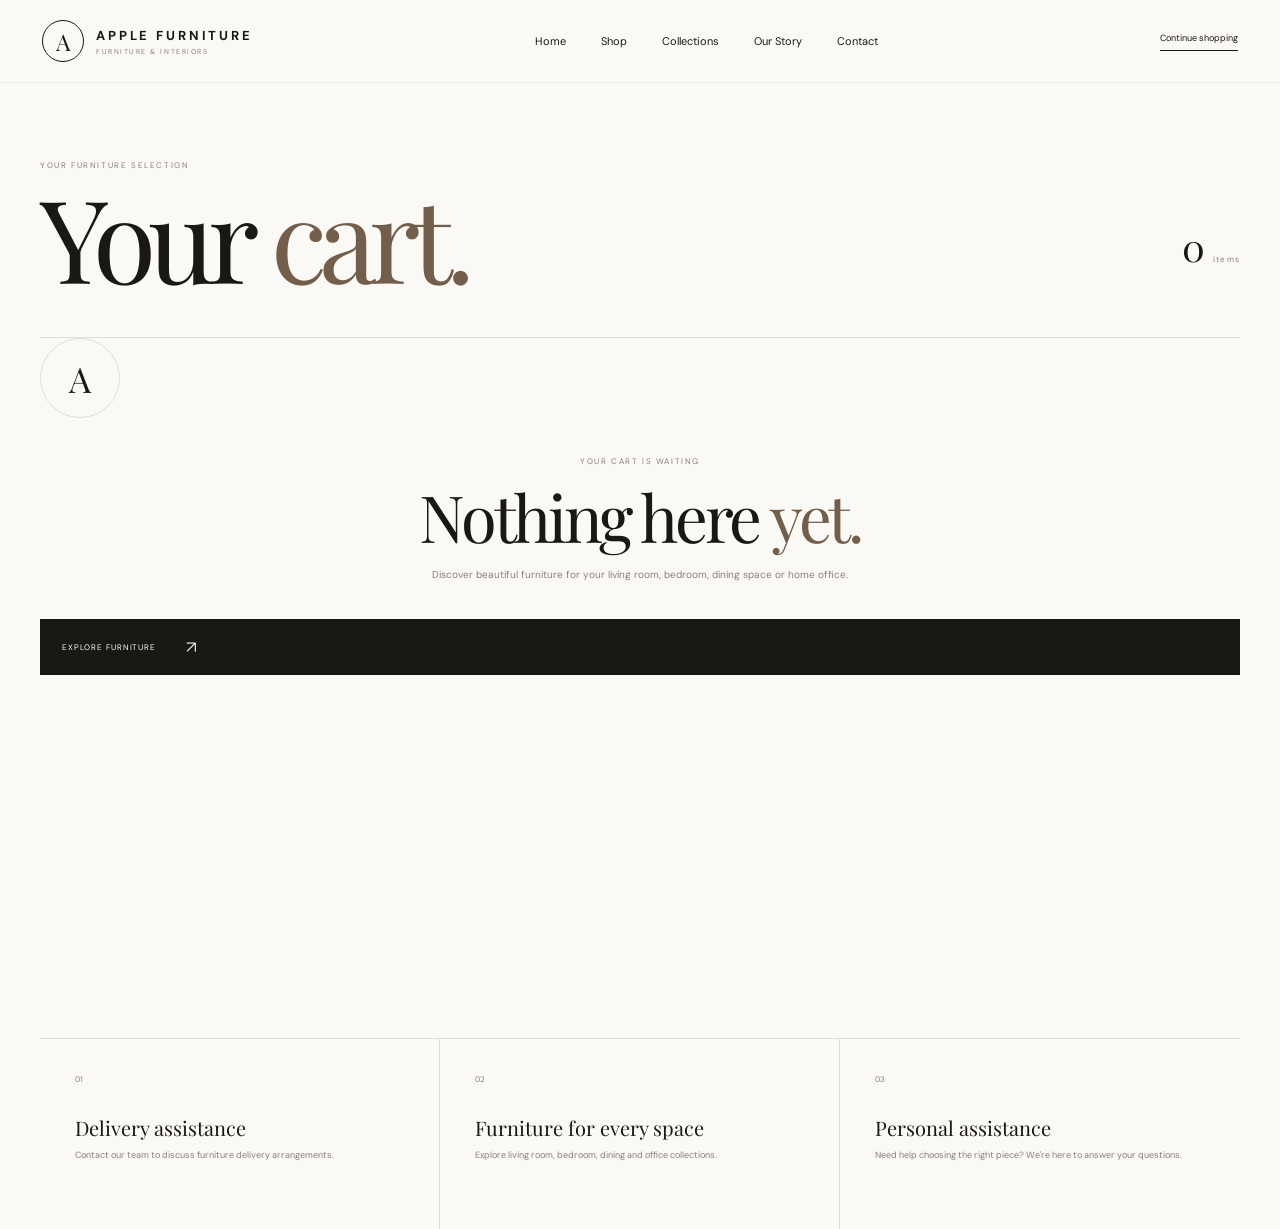
<file: cart.html>
<!DOCTYPE html>
<html lang="en">
<head>
    <meta charset="UTF-8">

    <meta
        name="viewport"
        content="width=device-width, initial-scale=1.0"
    >

    <title>Your Cart | Apple Furniture Uganda</title>

    <meta
        name="description"
        content="Review your Apple Furniture Uganda shopping cart, update furniture quantities and proceed to checkout."
    >

    <link rel="preconnect" href="https://fonts.googleapis.com">
    <link rel="preconnect" href="https://fonts.gstatic.com" crossorigin>

    <link
        href="https://fonts.googleapis.com/css2?family=DM+Sans:wght@300;400;500;600;700&family=Playfair+Display:wght@400;500;600;700&display=swap"
        rel="stylesheet"
    >

    <link
        rel="stylesheet"
        href="cart.css"
    >

    <style>
        /* APPLE FURNITURE TYPOGRAPHY */

        em {
            font-style: normal !important;
        }

        /* Improve cart accessibility */

        button {
            cursor: pointer;
        }

        button:focus-visible,
        a:focus-visible {
            outline: 2px solid #9b7956;
            outline-offset: 4px;
        }

        /* Furniture delivery information */

        .furniture-cart-note {
            margin-top: 20px;
            padding: 18px 20px;
            background: #f5f0e9;
            border-left: 2px solid #9b7956;
        }

        .furniture-cart-note strong {
            display: block;
            margin-bottom: 7px;
            color: #40352b;
            font-size: 12px;
            letter-spacing: 1px;
        }

        .furniture-cart-note p {
            margin: 0;
            color: #776c61;
            font-size: 13px;
            line-height: 1.7;
        }
    </style>
</head>

<body>

<!-- =====================================================
     HEADER
===================================================== -->

<header class="site-header">

    <a href="index.html" class="brand">

        <span class="brand-mark">
            A
        </span>

        <span class="brand-copy">

            <strong>
                APPLE FURNITURE
            </strong>

            <small>
                FURNITURE & INTERIORS
            </small>

        </span>

    </a>

    <nav class="desktop-nav">

        <a href="index.html">
            Home
        </a>

        <a href="shop.html">
            Shop
        </a>

        <a href="collections.html">
            Collections
        </a>

        <a href="about.html">
            Our Story
        </a>

        <a href="contact.html">
            Contact
        </a>

    </nav>

    <div class="header-actions">

        <a
            href="shop.html"
            class="continue-header"
        >
            Continue shopping
        </a>

        <button
            type="button"
            class="menu-button"
            aria-label="Open navigation menu"
            aria-expanded="false"
        >

            <span></span>
            <span></span>

        </button>

    </div>

</header>


<!-- =====================================================
     MOBILE NAV
===================================================== -->

<div class="mobile-nav">

    <div class="mobile-nav-top">

        <span>
            MENU
        </span>

        <button
            type="button"
            class="close-menu"
            aria-label="Close navigation menu"
        >
            ×
        </button>

    </div>

    <nav>

        <a href="index.html">
            <small>01</small>
            Home
        </a>

        <a href="shop.html">
            <small>02</small>
            Shop
        </a>

        <a href="collections.html">
            <small>03</small>
            Collections
        </a>

        <a href="about.html">
            <small>04</small>
            Our Story
        </a>

        <a href="contact.html">
            <small>05</small>
            Contact
        </a>

    </nav>

</div>


<!-- =====================================================
     CART PAGE
===================================================== -->

<main class="cart-page">

    <!-- =============================================
         INTRO
    ============================================== -->

    <section class="cart-intro">

        <div>

            <span class="eyebrow">
                YOUR FURNITURE SELECTION
            </span>

            <h1>
                Your
                <em>cart.</em>
            </h1>

        </div>

        <div class="cart-counter">

            <span id="itemCount">
                0
            </span>

            <small>
                items
            </small>

        </div>

    </section>


    <!-- =================================================
         EMPTY CART
    ================================================== -->

    <section
        class="empty-cart"
        id="emptyCart"
    >

        <div class="empty-symbol">
            A
        </div>

        <span>
            YOUR CART IS WAITING
        </span>

        <h2>
            Nothing here
            <em>yet.</em>
        </h2>

        <p>
            Discover beautiful furniture for your
            living room, bedroom, dining space
            or home office.
        </p>

        <a
            href="shop.html"
            class="shop-button"
        >

            EXPLORE FURNITURE

            <strong>↗</strong>

        </a>

    </section>


    <!-- =================================================
         CART CONTENT
    ================================================== -->

    <section
        class="cart-content"
        id="cartContent"
    >

        <!-- =============================================
             CART PRODUCTS
        ============================================== -->

        <div class="cart-products">

            <div class="cart-products-head">

                <span>
                    PRODUCT
                </span>

                <span>
                    QUANTITY
                </span>

                <span>
                    TOTAL
                </span>

            </div>

            <!-- PRODUCTS RENDERED BY cart.js -->

            <div
                id="cartItems"
                class="cart-items"
            ></div>

            <div class="cart-footer">

                <a href="shop.html">
                    ← Continue shopping
                </a>

                <button
                    type="button"
                    id="clearCart"
                >
                    Clear cart
                </button>

            </div>

        </div>


        <!-- =================================================
             ORDER SUMMARY
        ================================================== -->

        <aside class="cart-summary">

            <div class="summary-top">

                <span>
                    ORDER SUMMARY
                </span>

                <span id="summaryItems">
                    0 ITEMS
                </span>

            </div>

            <div class="summary-lines">

                <div>

                    <span>
                        Subtotal
                    </span>

                    <strong id="subtotal">
                        UGX 0
                    </strong>

                </div>

                <div>

                    <span>
                        Delivery
                    </span>

                    <strong>
                        To be confirmed
                    </strong>

                </div>

            </div>

            <div class="summary-total">

                <span>
                    Estimated total
                </span>

                <strong id="total">
                    UGX 0
                </strong>

            </div>

            <button
                type="button"
                class="checkout-button"
                id="checkoutButton"
            >

                <span>
                    PROCEED TO CHECKOUT
                </span>

                <strong>
                    ↗
                </strong>

            </button>

            <div class="secure-note">

                <span>
                    ◇
                </span>

                <p>
                    Review your furniture order before
                    proceeding to checkout.
                </p>

            </div>

            <!-- FURNITURE DELIVERY NOTE -->

            <div class="furniture-cart-note">

                <strong>
                    ABOUT FURNITURE DELIVERY
                </strong>

                <p>
                    Delivery costs depend on your location,
                    furniture size and access requirements.
                    The final delivery fee will be confirmed
                    before your order is finalized.
                </p>

            </div>

        </aside>

    </section>


    <!-- =================================================
         WHY SHOP WITH APPLE FURNITURE
    ================================================== -->

    <section class="cart-trust">

        <div>

            <span>
                01
            </span>

            <strong>
                Delivery assistance
            </strong>

            <p>
                Contact our team to discuss furniture
                delivery arrangements.
            </p>

        </div>

        <div>

            <span>
                02
            </span>

            <strong>
                Furniture for every space
            </strong>

            <p>
                Explore living room, bedroom,
                dining and office collections.
            </p>

        </div>

        <div>

            <span>
                03
            </span>

            <strong>
                Personal assistance
            </strong>

            <p>
                Need help choosing the right piece?
                We're here to answer your questions.
            </p>

        </div>

    </section>

</main>


<!-- =====================================================
     REMOVE ITEM MODAL
===================================================== -->

<div
    class="confirm-modal"
    id="confirmModal"
    role="dialog"
    aria-modal="true"
    aria-labelledby="removeModalHeading"
    aria-hidden="true"
>

    <div class="confirm-card">

        <button
            type="button"
            class="modal-close"
            id="modalClose"
            aria-label="Close remove item confirmation"
        >
            ×
        </button>

        <span>
            REMOVE FURNITURE
        </span>

        <h2 id="removeModalHeading">
            Remove this
            <em>piece?</em>
        </h2>

        <p>
            You can always add it back
            to your cart later.
        </p>

        <div class="modal-actions">

            <button
                type="button"
                id="cancelRemove"
            >
                KEEP IT
            </button>

            <button
                type="button"
                id="confirmRemove"
            >
                REMOVE
            </button>

        </div>

    </div>

</div>


<!-- =====================================================
     JAVASCRIPT
===================================================== -->

<script src="cart.js"></script>

</body>
</html>
</file>
<file: cart.css>
:root {

    --cream: #f4eee5;
    --cream-light: #fbf9f5;
    --white: #fffdf9;

    --ink: #191815;
    --muted: #858078;

    --brown: #735e4b;
    --brown-dark: #4e3d2e;

    --line: rgba(25,24,21,.12);

    --ease: cubic-bezier(.22,1,.36,1);

}


/* =====================================================
   RESET
===================================================== */

* {
    margin: 0;
    padding: 0;
    box-sizing: border-box;
}

html {
    scroll-behavior: smooth;
}

body {

    background: var(--cream-light);

    color: var(--ink);

    font-family: "DM Sans", sans-serif;

    overflow-x: hidden;
}

body.locked {
    overflow: hidden;
}

a {
    color: inherit;
    text-decoration: none;
}

button {
    font: inherit;

    border: 0;

    background: none;

    cursor: pointer;
}


/* =====================================================
   HEADER
===================================================== */

.site-header {

    position: fixed;

    top: 0;
    left: 0;

    width: 100%;

    z-index: 100;

    padding: 20px 42px;

    display: flex;

    align-items: center;

    justify-content: space-between;

    background: rgba(251,249,245,.94);

    backdrop-filter: blur(18px);

    border-bottom: 1px solid rgba(0,0,0,.06);
}

.brand {

    display: flex;

    align-items: center;

    gap: 12px;
}

.brand-mark {

    width: 42px;
    height: 42px;

    border: 1px solid var(--ink);

    border-radius: 50%;

    display: grid;

    place-items: center;

    font-family: "Playfair Display", serif;

    font-size: 23px;
}

.brand-copy strong {

    display: block;

    font-size: 13px;

    letter-spacing: .22em;
}

.brand-copy small {

    display: block;

    margin-top: 3px;

    font-size: 7px;

    letter-spacing: .22em;

    color: var(--muted);
}

.desktop-nav {

    display: flex;

    gap: 35px;
}

.desktop-nav a {

    font-size: 11px;

    position: relative;
}

.desktop-nav a::after {

    content: "";

    position: absolute;

    left: 0;
    bottom: -7px;

    width: 0;
    height: 1px;

    background: var(--ink);

    transition: .3s;
}

.desktop-nav a:hover::after {

    width: 100%;
}

.header-actions {

    display: flex;

    align-items: center;

    gap: 20px;
}

.continue-header {

    padding-bottom: 6px;

    border-bottom: 1px solid var(--ink);

    font-size: 9px;
}

.menu-button {

    display: none;

    width: 40px;
    height: 40px;

    flex-direction: column;

    justify-content: center;

    gap: 6px;
}

.menu-button span {

    width: 22px;
    height: 1px;

    background: var(--ink);
}


/* =====================================================
   MOBILE NAV
===================================================== */

.mobile-nav {

    position: fixed;

    inset: 0;

    z-index: 300;

    background: var(--ink);

    color: white;

    padding: 25px;

    transform: translateX(100%);

    transition:
        transform .7s var(--ease);
}

.mobile-nav.open {

    transform: translateX(0);
}

.mobile-nav-top {

    display: flex;

    align-items: center;

    justify-content: space-between;
}

.mobile-nav-top span {

    font-size: 9px;

    letter-spacing: .2em;

    opacity: .45;
}

.close-menu {

    color: white;

    font-size: 38px;

    font-weight: 200;
}

.mobile-nav nav {

    margin-top: 75px;

    display: flex;

    flex-direction: column;
}

.mobile-nav nav a {

    padding: 18px 0;

    border-bottom:
        1px solid
        rgba(255,255,255,.12);

    display: flex;

    align-items: baseline;

    gap: 20px;

    font-family:
        "Playfair Display",
        serif;

    font-size:
        clamp(38px,8vw,65px);
}

.mobile-nav nav small {

    font-family:
        "DM Sans",
        sans-serif;

    font-size: 8px;

    opacity: .4;
}


/* =====================================================
   PAGE
===================================================== */

.cart-page {

    width: min(1380px, calc(100% - 80px));

    margin: auto;

    padding-top: 160px;
}


/* =====================================================
   INTRO
===================================================== */

.cart-intro {

    display: flex;

    align-items: end;

    justify-content: space-between;

    padding-bottom: 55px;

    border-bottom:
        1px solid
        var(--line);
}

.eyebrow {

    display: block;

    font-size: 8px;

    letter-spacing: .2em;

    color: var(--muted);
}

.cart-intro h1 {

    margin-top: 20px;

    font-family:
        "Playfair Display",
        serif;

    font-size:
        clamp(65px,9vw,125px);

    line-height: .8;

    font-weight: 400;

    letter-spacing: -.065em;
}

.cart-intro h1 em {

    color: var(--brown);

    font-style: italic;
}

.cart-counter {

    display: flex;

    align-items: baseline;

    gap: 8px;

    padding-bottom: 10px;
}

.cart-counter span {

    font-family:
        "Playfair Display",
        serif;

    font-size: 38px;
}

.cart-counter small {

    color: var(--muted);

    font-size: 8px;

    letter-spacing: .15em;
}


/* =====================================================
   EMPTY CART
===================================================== */

.empty-cart {

    min-height: 550px;

    display: flex;

    flex-direction: column;

    align-items: center;

    justify-content: center;

    text-align: center;
}

.empty-cart.hidden {

    display: none;
}

.empty-symbol {

    width: 80px;
    height: 80px;

    display: grid;

    place-items: center;

    border: 1px solid var(--line);

    border-radius: 50%;

    font-family:
        "Playfair Display",
        serif;

    font-size: 35px;

    margin-bottom: 30px;
}

.empty-cart > span {

    font-size: 8px;

    letter-spacing: .2em;

    color: var(--muted);
}

.empty-cart h2 {

    margin-top: 18px;

    font-family:
        "Playfair Display",
        serif;

    font-size: 65px;

    line-height: .9;

    font-weight: 400;

    letter-spacing: -.05em;
}

.empty-cart h2 em {

    color: var(--brown);

    font-style: italic;
}

.empty-cart p {

    margin-top: 20px;

    color: var(--muted);

    font-size: 10px;

    line-height: 1.8;
}

.shop-button {

    margin-top: 35px;

    padding: 17px 22px;

    display: flex;

    align-items: center;

    gap: 30px;

    background: var(--ink);

    color: white;

    font-size: 8px;

    letter-spacing: .12em;
}

.shop-button strong {

    font-size: 17px;

    font-weight: 300;
}


/* =====================================================
   CONTENT
===================================================== */

.cart-content {

    display: grid;

    grid-template-columns:
        minmax(0,1fr)
        400px;

    gap: 80px;

    padding-top: 55px;
}

.cart-content.hidden {

    display: none;
}


/* =====================================================
   PRODUCTS
===================================================== */

.cart-products-head {

    display: grid;

    grid-template-columns:
        1fr
        140px
        110px;

    padding-bottom: 18px;

    border-bottom:
        1px solid
        var(--line);

    color: var(--muted);

    font-size: 7px;

    letter-spacing: .16em;
}

.cart-products-head span:nth-child(2) {

    text-align: center;
}

.cart-products-head span:nth-child(3) {

    text-align: right;
}

.cart-item {

    display: grid;

    grid-template-columns:
        1fr
        140px
        110px;

    gap: 20px;

    align-items: center;

    padding: 25px 0;

    border-bottom:
        1px solid
        var(--line);
}

.product-info {

    display: flex;

    align-items: center;

    gap: 25px;

    min-width: 0;
}

.product-image {

    width: 130px;
    height: 155px;

    flex-shrink: 0;

    overflow: hidden;

    background: var(--cream);
}

.product-image img {

    width: 100%;
    height: 100%;

    object-fit: cover;

    transition:
        transform 1s var(--ease);
}

.cart-item:hover
.product-image img {

    transform: scale(1.05);
}

.product-details {

    min-width: 0;
}

.product-details small {

    font-size: 7px;

    letter-spacing: .17em;

    color: var(--muted);
}

.product-details h3 {

    margin-top: 8px;

    font-family:
        "Playfair Display",
        serif;

    font-size: 23px;

    font-weight: 400;

    line-height: 1;
}

.variant {

    margin-top: 12px;

    color: var(--muted);

    font-size: 9px;
}

.remove-item {

    margin-top: 20px;

    padding-bottom: 4px;

    border-bottom:
        1px solid
        var(--line);

    color: var(--muted);

    font-size: 7px;

    letter-spacing: .13em;
}

.remove-item:hover {

    color: var(--ink);

    border-color: var(--ink);
}


/* =====================================================
   QUANTITY
===================================================== */

.item-quantity {

    display: flex;

    justify-content: center;
}

.quantity-control {

    display: flex;

    align-items: center;

    border: 1px solid var(--line);
}

.quantity-control button {

    width: 35px;
    height: 35px;

    font-size: 17px;
}

.quantity-control span {

    width: 32px;

    text-align: center;

    font-size: 9px;
}


/* =====================================================
   PRICE
===================================================== */

.item-total {

    text-align: right;

    font-size: 10px;

    white-space: nowrap;
}


/* =====================================================
   CART FOOTER
===================================================== */

.cart-footer {

    display: flex;

    justify-content: space-between;

    padding-top: 25px;
}

.cart-footer a,
.cart-footer button {

    padding-bottom: 5px;

    border-bottom:
        1px solid
        var(--line);

    color: var(--muted);

    font-size: 8px;
}

.cart-footer a:hover,
.cart-footer button:hover {

    color: var(--ink);

    border-color: var(--ink);
}


/* =====================================================
   SUMMARY
===================================================== */

.cart-summary {

    align-self: start;

    padding: 30px;

    background: var(--cream);

    position: sticky;

    top: 110px;
}

.summary-top {

    display: flex;

    justify-content: space-between;

    padding-bottom: 25px;

    border-bottom:
        1px solid
        var(--line);

    font-size: 8px;

    letter-spacing: .14em;
}

.summary-top span:last-child {

    color: var(--muted);
}

.summary-lines {

    padding: 25px 0;

    border-bottom:
        1px solid
        var(--line);
}

.summary-lines > div {

    display: flex;

    justify-content: space-between;

    gap: 20px;

    margin-bottom: 16px;

    font-size: 9px;
}

.summary-lines > div:last-child {

    margin-bottom: 0;
}

.summary-lines span {

    color: var(--muted);
}

.summary-lines strong {

    max-width: 180px;

    text-align: right;

    font-weight: 400;

    font-size: 8px;
}

.summary-total {

    display: flex;

    align-items: center;

    justify-content: space-between;

    padding: 25px 0;
}

.summary-total span {

    font-size: 9px;

    color: var(--muted);
}

.summary-total strong {

    font-family:
        "Playfair Display",
        serif;

    font-size: 23px;

    font-weight: 400;
}

.checkout-button {

    width: 100%;

    height: 58px;

    padding: 0 18px;

    display: flex;

    align-items: center;

    justify-content: space-between;

    background: var(--ink);

    color: white;

    font-size: 8px;

    letter-spacing: .1em;

    transition: .4s;
}

.checkout-button:hover {

    background: var(--brown-dark);
}

.checkout-button strong {

    font-size: 18px;

    font-weight: 300;
}

.secure-note {

    display: flex;

    gap: 12px;

    margin-top: 20px;

    color: var(--muted);
}

.secure-note span {

    font-size: 14px;
}

.secure-note p {

    font-size: 8px;

    line-height: 1.7;
}


/* =====================================================
   TRUST
===================================================== */

.cart-trust {

    margin-top: 150px;

    border-top:
        1px solid
        var(--line);

    display: grid;

    grid-template-columns:
        repeat(3,1fr);
}

.cart-trust > div {

    min-height: 190px;

    padding: 35px;

    border-right:
        1px solid
        var(--line);
}

.cart-trust > div:last-child {

    border-right: 0;
}

.cart-trust span {

    display: block;

    color: var(--muted);

    font-size: 8px;

    margin-bottom: 30px;
}

.cart-trust strong {

    font-family:
        "Playfair Display",
        serif;

    font-size: 20px;

    font-weight: 400;
}

.cart-trust p {

    margin-top: 8px;

    color: var(--muted);

    font-size: 9px;
}


/* =====================================================
   MODAL
===================================================== */

.confirm-modal {

    position: fixed;

    inset: 0;

    z-index: 500;

    display: grid;

    place-items: center;

    padding: 20px;

    background:
        rgba(20,18,15,.6);

    backdrop-filter: blur(10px);

    opacity: 0;

    visibility: hidden;

    transition: .35s;
}

.confirm-modal.open {

    opacity: 1;

    visibility: visible;
}

.confirm-card {

    position: relative;

    width: min(500px,100%);

    padding: 55px;

    background: var(--cream-light);

    text-align: center;
}

.modal-close {

    position: absolute;

    top: 15px;
    right: 20px;

    font-size: 28px;

    font-weight: 200;
}

.confirm-card > span {

    font-size: 7px;

    letter-spacing: .2em;

    color: var(--muted);
}

.confirm-card h2 {

    margin-top: 20px;

    font-family:
        "Playfair Display",
        serif;

    font-size: 50px;

    font-weight: 400;

    line-height: .9;
}

.confirm-card h2 em {

    color: var(--brown);

    font-style: italic;
}

.confirm-card p {

    margin-top: 18px;

    color: var(--muted);

    font-size: 9px;
}

.modal-actions {

    display: grid;

    grid-template-columns: 1fr 1fr;

    gap: 8px;

    margin-top: 30px;
}

.modal-actions button {

    height: 48px;

    border: 1px solid var(--line);

    font-size: 8px;

    letter-spacing: .1em;
}

.modal-actions button:last-child {

    background: var(--ink);

    color: white;

    border-color: var(--ink);
}


/* =====================================================
   RESPONSIVE
===================================================== */

@media(max-width:1100px) {

    .site-header {

        padding:
            18px 25px;
    }

    .desktop-nav {

        gap: 20px;
    }

    .cart-page {

        width: calc(100% - 50px);
    }

    .cart-content {

        grid-template-columns:
            minmax(0,1fr)
            340px;

        gap: 40px;
    }

}


@media(max-width:850px) {

    .desktop-nav {

        display: none;
    }

    .menu-button {

        display: flex;
    }

    .cart-content {

        grid-template-columns: 1fr;
    }

    .cart-summary {

        position: static;
    }

}


@media(max-width:650px) {

    .brand-copy {

        display: none;
    }

    .continue-header {

        display: none;
    }

    .cart-page {

        width: calc(100% - 30px);

        padding-top: 120px;
    }

    .cart-intro {

        padding-bottom: 35px;
    }

    .cart-intro h1 {

        font-size: 70px;
    }

    .cart-counter span {

        font-size: 28px;
    }

    .cart-products-head {

        display: none;
    }

    .cart-item {

        grid-template-columns: 1fr;

        gap: 18px;
    }

    .product-info {

        align-items: flex-start;
    }

    .product-image {

        width: 105px;
        height: 130px;
    }

    .product-details h3 {

        font-size: 20px;
    }

    .item-quantity {

        justify-content: flex-start;
    }

    .item-total {

        text-align: left;

        font-family:
            "Playfair Display",
            serif;

        font-size: 18px;
    }

    .cart-footer {

        gap: 20px;

        flex-wrap: wrap;
    }

    .cart-summary {

        padding: 25px;
    }

    .cart-trust {

        grid-template-columns: 1fr;

        margin-top: 90px;
    }

    .cart-trust > div {

        border-right: 0;

        border-bottom:
            1px solid
            var(--line);
    }

    .confirm-card {

        padding: 45px 25px;
    }

}
</file>
<file: checkout.css>
:root {

    --cream: #f4eee5;
    --light: #fbf9f5;
    --white: #fffdf9;

    --ink: #191815;
    --muted: #858078;

    --brown: #735e4b;
    --brown-dark: #4e3d2e;

    --line: rgba(25,24,21,.12);

    --ease: cubic-bezier(.22,1,.36,1);
}


* {
    margin: 0;
    padding: 0;
    box-sizing: border-box;
}


html {
    scroll-behavior: smooth;
}


body {

    background: var(--light);

    color: var(--ink);

    font-family: "DM Sans", sans-serif;

    overflow-x: hidden;
}


body.locked {
    overflow: hidden;
}


a {
    color: inherit;
    text-decoration: none;
}


button,
input,
select,
textarea {
    font: inherit;
}


button {
    cursor: pointer;
}


/* =====================================================
HEADER
===================================================== */

.checkout-header {

    height: 84px;

    padding: 0 45px;

    border-bottom:
        1px solid var(--line);

    display: grid;

    grid-template-columns: 1fr auto 1fr;

    align-items: center;
}


.brand {

    display: flex;

    align-items: center;

    gap: 12px;
}


.brand-mark {

    width: 42px;
    height: 42px;

    border: 1px solid var(--ink);

    border-radius: 50%;

    display: grid;

    place-items: center;

    font-family:
        "Playfair Display",
        serif;

    font-size: 22px;
}


.brand-copy strong {

    display: block;

    font-size: 13px;

    letter-spacing: .2em;
}


.brand-copy small {

    display: block;

    margin-top: 3px;

    font-size: 7px;

    color: var(--muted);

    letter-spacing: .2em;
}


.secure-checkout {

    display: flex;

    gap: 9px;

    align-items: center;

    font-size: 7px;

    letter-spacing: .16em;

    color: var(--muted);
}


.secure-checkout span {
    font-size: 14px;
}


.back-cart {

    justify-self: end;

    font-size: 8px;

    letter-spacing: .14em;

    padding-bottom: 5px;

    border-bottom:
        1px solid var(--ink);
}


/* =====================================================
PAGE
===================================================== */

.checkout-page {

    width: min(1320px, calc(100% - 80px));

    margin: auto;

    padding:
        105px 0 120px;
}


.checkout-heading {

    max-width: 800px;

    padding-bottom: 65px;
}


.eyebrow {

    font-size: 8px;

    letter-spacing: .2em;

    color: var(--muted);
}


.checkout-heading h1 {

    margin-top: 20px;

    font-family:
        "Playfair Display",
        serif;

    font-size:
        clamp(70px, 9vw, 130px);

    font-weight: 400;

    line-height: .82;

    letter-spacing: -.065em;
}


.checkout-heading h1 em {

    color: var(--brown);

    font-style: italic;
}


.checkout-heading p {

    margin-top: 30px;

    color: var(--muted);

    font-size: 11px;
}


/* =====================================================
LAYOUT
===================================================== */

.checkout-layout {

    display: grid;

    grid-template-columns:
        minmax(0, 1fr)
        390px;

    gap: 90px;

    align-items: start;
}


/* =====================================================
SECTIONS
===================================================== */

.checkout-section {

    display: grid;

    grid-template-columns: 45px 1fr;

    gap: 25px;

    padding:
        50px 0;

    border-top:
        1px solid var(--line);
}


.section-number {

    color: var(--muted);

    font-size: 8px;

    letter-spacing: .12em;
}


.section-title {

    margin-bottom: 35px;
}


.section-title > div > span {

    font-size: 7px;

    letter-spacing: .18em;

    color: var(--muted);
}


.section-title h2 {

    margin-top: 11px;

    font-family:
        "Playfair Display",
        serif;

    font-size: 30px;

    font-weight: 400;

    letter-spacing: -.025em;
}


/* =====================================================
FORM
===================================================== */

.form-grid {

    display: grid;

    grid-template-columns:
        1fr 1fr;

    gap: 27px 18px;
}


.field {

    display: flex;

    flex-direction: column;

    gap: 9px;
}


.field.full {

    grid-column: 1 / -1;
}


.field > span {

    font-size: 7px;

    letter-spacing: .15em;

    color: var(--muted);
}


.field input,
.field select,
.field textarea {

    width: 100%;

    border: 0;

    border-bottom:
        1px solid
        rgba(25,24,21,.25);

    background: transparent;

    outline: none;

    padding:
        11px 0;

    color: var(--ink);

    font-size: 11px;

    border-radius: 0;

    transition: .3s;
}


.field textarea {

    resize: vertical;

    min-height: 70px;

    line-height: 1.7;
}


.field input:focus,
.field select:focus,
.field textarea:focus {

    border-color: var(--ink);
}


.field input::placeholder,
.field textarea::placeholder {

    color: #aaa49c;
}


.hint {

    color: var(--muted);

    font-size: 7px;
}


.error {

    display: none;

    color: #a65353;

    font-size: 7px;
}


.field.invalid input,
.field.invalid select,
.field.invalid textarea {

    border-color: #a65353;
}


.field.invalid .error {

    display: block;
}


/* =====================================================
DELIVERY NOTICE
===================================================== */

.delivery-notice {

    margin-top: 35px;

    padding: 20px;

    background: var(--cream);

    display: flex;

    gap: 15px;
}


.notice-icon {

    font-size: 18px;
}


.delivery-notice strong {

    display: block;

    font-family:
        "Playfair Display",
        serif;

    font-size: 16px;

    font-weight: 400;
}


.delivery-notice p {

    margin-top: 5px;

    color: var(--muted);

    font-size: 8px;

    line-height: 1.7;
}


/* =====================================================
PAYMENT
===================================================== */

.payment-options {

    display: grid;

    gap: 10px;
}


.payment-option input {

    position: absolute;

    opacity: 0;

}


.payment-card {

    min-height: 75px;

    padding: 16px 18px;

    border: 1px solid var(--line);

    display: grid;

    grid-template-columns:
        45px 1fr 20px;

    align-items: center;

    gap: 14px;

    transition: .3s;

    cursor: pointer;
}


.payment-option input:checked
+ .payment-card {

    border-color: var(--ink);

    background: var(--cream);
}


.payment-icon {

    width: 40px;
    height: 40px;

    border: 1px solid var(--line);

    border-radius: 50%;

    display: grid;

    place-items: center;

    font-family:
        "Playfair Display",
        serif;

    font-size: 13px;
}


.payment-card strong {

    display: block;

    font-size: 10px;

    font-weight: 500;
}


.payment-card span {

    display: block;

    margin-top: 4px;

    font-size: 8px;

    color: var(--muted);
}


.payment-card i {

    width: 12px;
    height: 12px;

    border: 1px solid var(--muted);

    border-radius: 50%;

    position: relative;
}


.payment-option input:checked
+ .payment-card i {

    border-color: var(--ink);
}


.payment-option input:checked
+ .payment-card i::after {

    content: "";

    position: absolute;

    width: 6px;
    height: 6px;

    border-radius: 50%;

    background: var(--ink);

    top: 2px;
    left: 2px;
}


.mobile-money-info {

    margin-top: 18px;

    padding: 20px;

    background: var(--ink);

    color: white;
}


.mobile-money-info span {

    font-size: 7px;

    letter-spacing: .18em;

    opacity: .5;
}


.mobile-money-info p {

    margin-top: 9px;

    max-width: 500px;

    font-size: 8px;

    line-height: 1.8;

    opacity: .8;
}


/* =====================================================
FINAL NOTE
===================================================== */

.final-note {

    margin-top: 10px;

    padding: 30px 0;

    display: flex;

    gap: 30px;

    border-top:
        1px solid var(--line);
}


.final-note > span {

    font-family:
        "Playfair Display",
        serif;

    font-size: 20px;
}


.final-note p {

    max-width: 500px;

    color: var(--muted);

    font-size: 8px;

    line-height: 1.8;
}


/* =====================================================
SIDEBAR
===================================================== */

.order-sidebar {

    position: sticky;

    top: 30px;

    background: var(--cream);
}


.sidebar-inner {

    padding: 30px;
}


.sidebar-heading {

    display: flex;

    justify-content: space-between;

    padding-bottom: 22px;

    border-bottom:
        1px solid var(--line);

    font-size: 8px;

    letter-spacing: .15em;
}


.sidebar-heading strong {

    font-weight: 400;

    color: var(--muted);
}


.checkout-items {

    max-height: 390px;

    overflow-y: auto;
}


.checkout-item {

    display: grid;

    grid-template-columns:
        75px 1fr auto;

    gap: 15px;

    align-items: center;

    padding: 18px 0;

    border-bottom:
        1px solid var(--line);
}


.checkout-item-image {

    width: 75px;
    height: 88px;

    overflow: hidden;

    background: var(--white);
}


.checkout-item-image img {

    width: 100%;
    height: 100%;

    object-fit: cover;
}


.checkout-item-info h3 {

    font-family:
        "Playfair Display",
        serif;

    font-size: 16px;

    font-weight: 400;
}


.checkout-item-info p {

    margin-top: 5px;

    color: var(--muted);

    font-size: 7px;

    line-height: 1.7;
}


.checkout-item-price {

    font-size: 8px;

    white-space: nowrap;
}


/* =====================================================
SUMMARY
===================================================== */

.summary-details {

    padding: 22px 0;

    border-bottom:
        1px solid var(--line);
}


.summary-details div {

    display: flex;

    justify-content: space-between;

    gap: 20px;

    margin-bottom: 13px;

    font-size: 9px;
}


.summary-details div:last-child {

    margin-bottom: 0;
}


.summary-details span {

    color: var(--muted);
}


.summary-details strong {

    font-weight: 400;

    text-align: right;
}


.summary-details .pending {

    font-size: 7px;

    color: var(--muted);
}


.grand-total {

    padding: 23px 0;

    display: flex;

    align-items: center;

    justify-content: space-between;
}


.grand-total span {

    color: var(--muted);

    font-size: 7px;

    letter-spacing: .15em;
}


.grand-total strong {

    font-family:
        "Playfair Display",
        serif;

    font-size: 24px;

    font-weight: 400;
}


.place-order {

    width: 100%;

    height: 58px;

    padding: 0 18px;

    display: flex;

    align-items: center;

    justify-content: space-between;

    background: var(--ink);

    color: white;

    border: 0;

    font-size: 8px;

    letter-spacing: .12em;

    transition:
        background .35s,
        transform .35s;
}


.place-order:hover {

    background: var(--brown-dark);

    transform: translateY(-2px);
}


.place-order strong {

    font-size: 18px;

    font-weight: 300;
}


.edit-cart {

    display: block;

    width: max-content;

    margin: 18px auto 0;

    padding-bottom: 4px;

    border-bottom:
        1px solid var(--line);

    color: var(--muted);

    font-size: 7px;
}


.sidebar-trust {

    margin-top: 25px;

    padding-top: 20px;

    border-top:
        1px solid var(--line);
}


.sidebar-trust div {

    display: flex;

    gap: 10px;

    margin-bottom: 12px;
}


.sidebar-trust span {

    font-size: 12px;

    color: var(--muted);
}


.sidebar-trust p {

    color: var(--muted);

    font-size: 7px;

    line-height: 1.6;
}


/* =====================================================
SUCCESS
===================================================== */

.success-overlay {

    position: fixed;

    inset: 0;

    z-index: 500;

    display: grid;

    place-items: center;

    padding: 20px;

    background:
        rgba(20,18,15,.72);

    backdrop-filter: blur(14px);

    opacity: 0;

    visibility: hidden;

    transition: .5s;
}


.success-overlay.show {

    opacity: 1;

    visibility: visible;
}


.success-card {

    position: relative;

    width: min(570px,100%);

    padding: 65px 55px;

    background: var(--light);

    text-align: center;
}


.success-close {

    position: absolute;

    top: 15px;

    right: 20px;

    font-size: 28px;

    font-weight: 200;

    background: none;

    border: 0;
}


.success-symbol {

    width: 70px;
    height: 70px;

    margin: 0 auto 30px;

    border: 1px solid var(--ink);

    border-radius: 50%;

    display: grid;

    place-items: center;

    font-family:
        "Playfair Display",
        serif;

    font-size: 28px;
}


.success-card h2 {

    margin-top: 20px;

    font-family:
        "Playfair Display",
        serif;

    font-size: 48px;

    font-weight: 400;

    line-height: .95;
}


.success-card h2 em {

    color: var(--brown);

    font-style: italic;
}


.success-card > p {

    max-width: 390px;

    margin: 20px auto 0;

    color: var(--muted);

    font-size: 9px;

    line-height: 1.8;
}


.order-number {

    margin: 30px auto;

    padding: 20px;

    background: var(--cream);
}


.order-number span {

    display: block;

    font-size: 7px;

    letter-spacing: .15em;

    color: var(--muted);
}


.order-number strong {

    display: block;

    margin-top: 7px;

    font-family:
        "Playfair Display",
        serif;

    font-size: 22px;

    font-weight: 400;
}


.success-actions {

    display: grid;

    grid-template-columns: 1fr 1fr;

    gap: 8px;
}


.success-actions a,
.success-actions button {

    height: 48px;

    display: grid;

    place-items: center;

    border: 1px solid var(--line);

    font-size: 7px;

    letter-spacing: .1em;

    background: transparent;
}


.success-actions a {

    background: var(--ink);

    color: white;

    border-color: var(--ink);
}


/* =====================================================
RESPONSIVE
===================================================== */

@media(max-width:1000px) {

    .checkout-header {

        padding: 0 25px;
    }

    .checkout-page {

        width: calc(100% - 50px);
    }

    .checkout-layout {

        grid-template-columns: 1fr;

        gap: 50px;
    }

    .order-sidebar {

        position: static;

        order: -1;
    }

}


@media(max-width:650px) {

    .checkout-header {

        height: 72px;

        padding: 0 18px;

        grid-template-columns:
            1fr auto;
    }

    .secure-checkout {

        display: none;
    }

    .back-cart {

        grid-column: 2;
    }

    .brand-copy {

        display: none;
    }

    .checkout-page {

        width: calc(100% - 30px);

        padding-top: 70px;
    }

    .checkout-heading {

        padding-bottom: 45px;
    }

    .checkout-heading h1 {

        font-size: 75px;
    }

    .checkout-section {

        grid-template-columns: 1fr;

        gap: 15px;

        padding: 40px 0;
    }

    .section-number {

        margin-bottom: 5px;
    }

    .section-title h2 {

        font-size: 27px;
    }

    .form-grid {

        grid-template-columns: 1fr;

        gap: 23px;
    }

    .field.full {

        grid-column: auto;
    }

    .order-sidebar {

        margin-bottom: 20px;
    }

    .sidebar-inner {

        padding: 22px;
    }

    .final-note {

        flex-direction: column;

        gap: 12px;
    }

    .success-card {

        padding:
            50px 25px;
    }

    .success-card h2 {

        font-size: 40px;
    }

    .success-actions {

        grid-template-columns: 1fr;
    }

}
</file>
